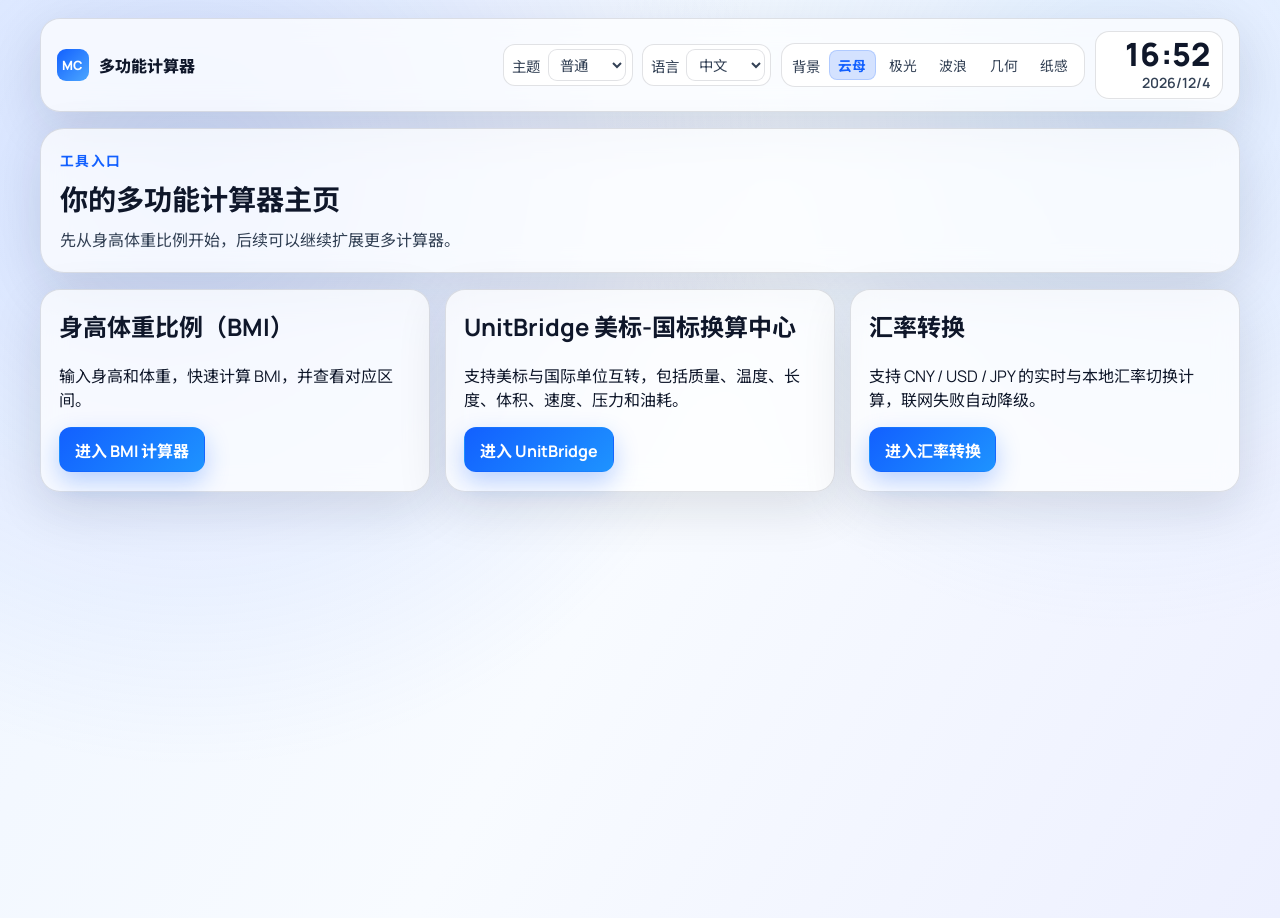
<file: index.html>
﻿<!doctype html>
<html lang="zh-CN">
<head>
  <meta charset="UTF-8">
  <meta name="viewport" content="width=device-width, initial-scale=1.0">
  <title>多功能计算器</title>
  <link rel="preconnect" href="https://fonts.googleapis.com">
  <link rel="preconnect" href="https://fonts.gstatic.com" crossorigin>
  <link href="https://fonts.googleapis.com/css2?family=Manrope:wght@400;500;700;800&family=Noto+Sans+JP:wght@400;500;700;900&family=Noto+Sans+SC:wght@400;500;700;900&display=swap" rel="stylesheet">
  <link rel="stylesheet" href="assets/styles.css">
</head>
<body>
  <div class="bg-layer"></div>
  <div class="app">
    <header class="topbar glass">
      <a class="brand" href="#/home">
        <span class="brand-mark">MC</span>
        <span data-i18n="siteTitle">多功能计算器</span>
      </a>
      <div class="controls">
        <label class="control">
          <span data-i18n="themeLabel">主题</span>
          <select id="theme-select" aria-label="Theme">
            <option value="light" data-i18n="themeLight">普通</option>
            <option value="dark" data-i18n="themeDark">暗黑</option>
          </select>
        </label>
        <label class="control">
          <span data-i18n="langLabel">语言</span>
          <select id="lang-select" aria-label="Language">
            <option value="zh" data-i18n="langZh">中文</option>
            <option value="en" data-i18n="langEn">English</option>
            <option value="ja" data-i18n="langJa">日本語</option>
          </select>
        </label>
        <div class="background-switcher glass-soft">
          <span class="bg-label" data-i18n="bgLabel">背景</span>
          <div class="bg-tabs" role="tablist" aria-label="Background Presets">
            <button type="button" class="bg-tab" data-bg="mica" data-i18n="bgMica">云母</button>
            <button type="button" class="bg-tab" data-bg="aurora" data-i18n="bgAurora">极光</button>
            <button type="button" class="bg-tab" data-bg="waves" data-i18n="bgWaves">波浪</button>
            <button type="button" class="bg-tab" data-bg="geo" data-i18n="bgGeo">几何</button>
            <button type="button" class="bg-tab" data-bg="paper" data-i18n="bgPaper">纸感</button>
          </div>
        </div>
        <div class="clock glass-soft" aria-live="polite">
          <div id="clock-time">00:00</div>
          <div id="clock-date">2026/03/04</div>
        </div>
      </div>
    </header>

    <main class="page" id="app-view" aria-live="polite"></main>
  </div>

  <script src="assets/pages/home.js"></script>
  <script src="assets/pages/bmi.js"></script>
  <script src="assets/pages/unitbridge.js"></script>
  <script src="assets/pages/fx.js"></script>
  <script src="assets/app-shell.js"></script>
</body>
</html>
</file>
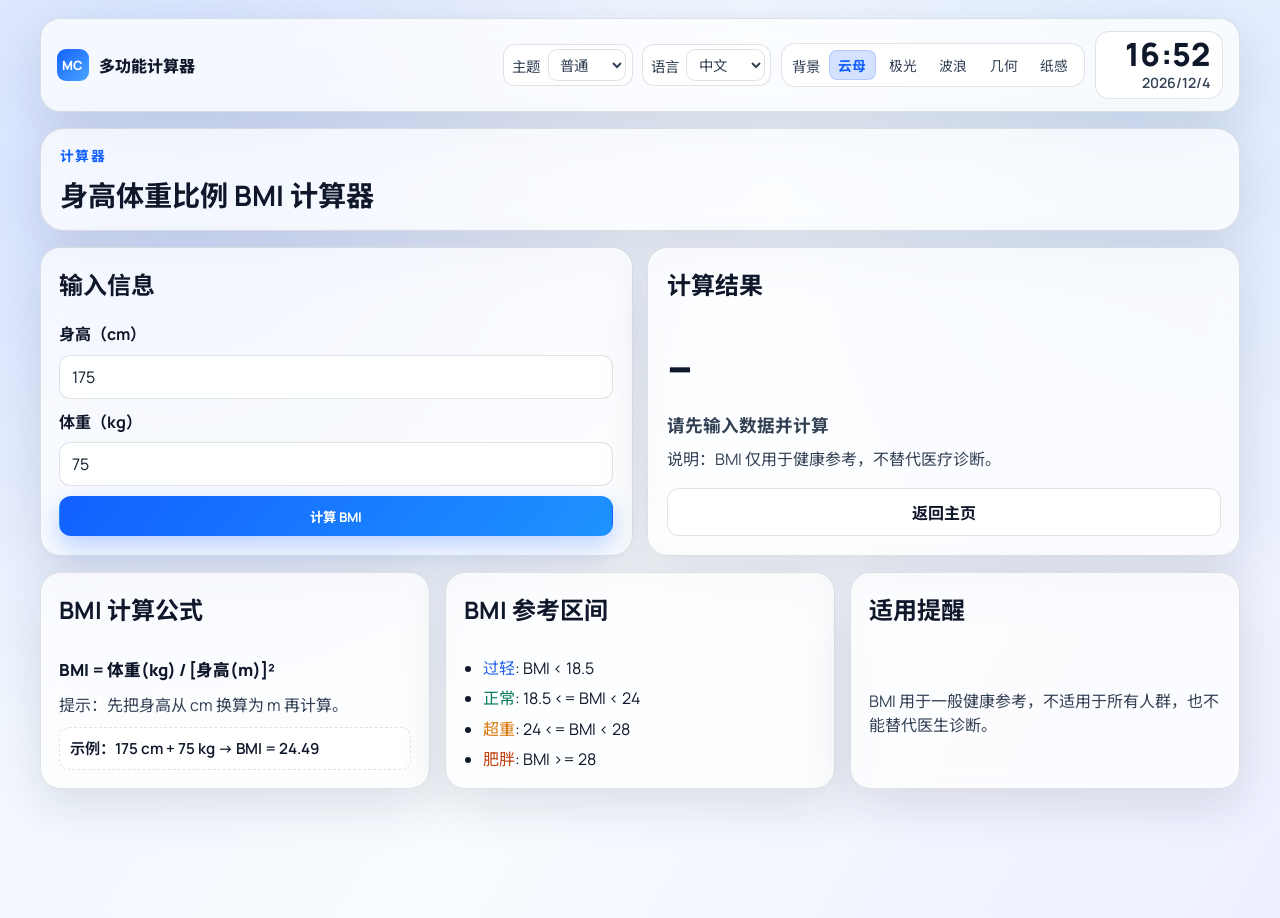
<file: bmi.html>
﻿<!doctype html>
<html lang="zh-CN">
<head>
  <meta charset="UTF-8">
  <meta http-equiv="refresh" content="0; url=index.html#/bmi">
  <meta name="viewport" content="width=device-width, initial-scale=1.0">
  <title>跳转中</title>
</head>
<body>
  <p>Redirecting to BMI...</p>
  <script>location.replace('index.html#/bmi');</script>
</body>
</html>
</file>
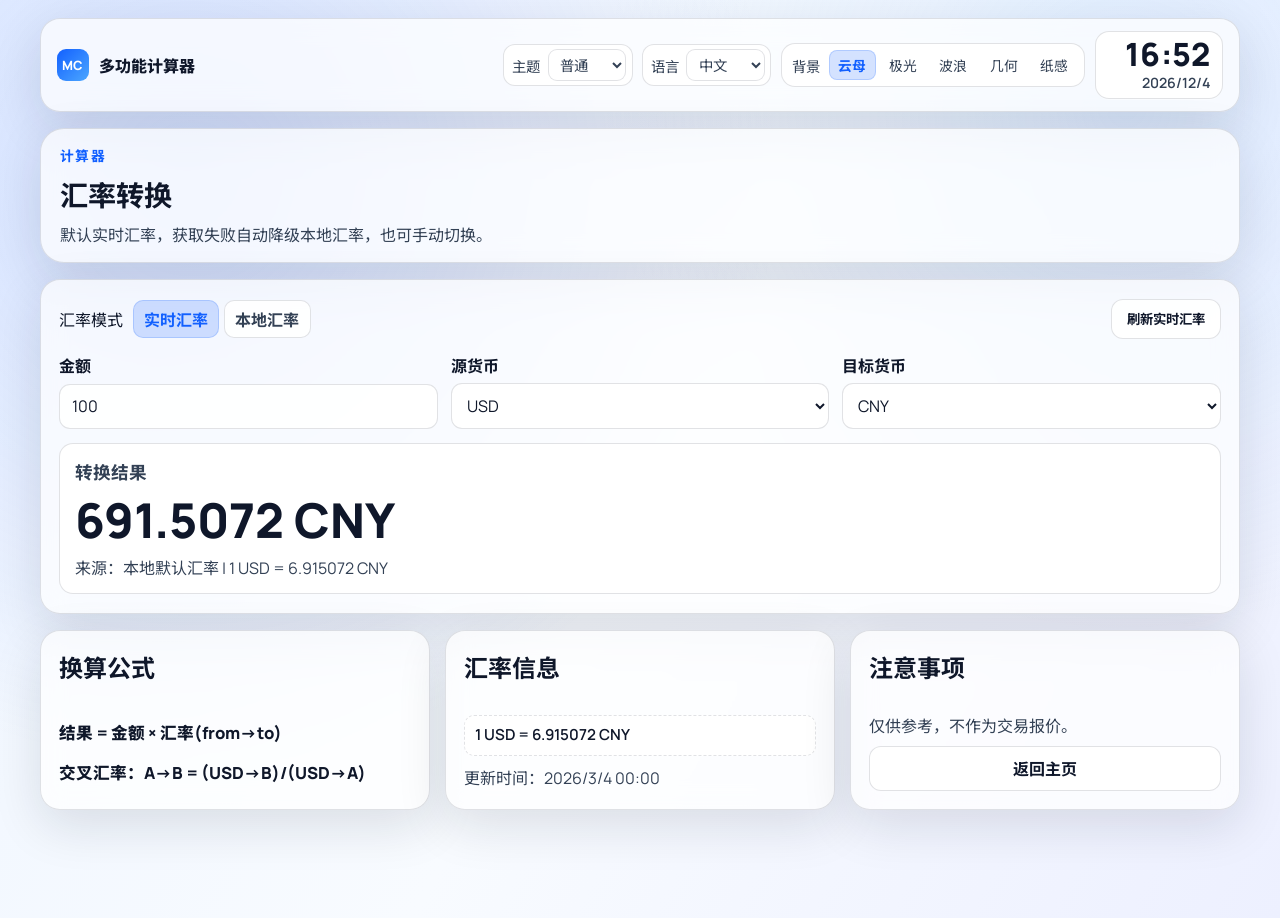
<file: fx.html>
﻿<!doctype html>
<html lang="zh-CN">
<head>
  <meta charset="UTF-8">
  <meta http-equiv="refresh" content="0; url=index.html#/fx">
  <meta name="viewport" content="width=device-width, initial-scale=1.0">
  <title>跳转中</title>
</head>
<body>
  <p>Redirecting to FX...</p>
  <script>location.replace('index.html#/fx');</script>
</body>
</html>
</file>
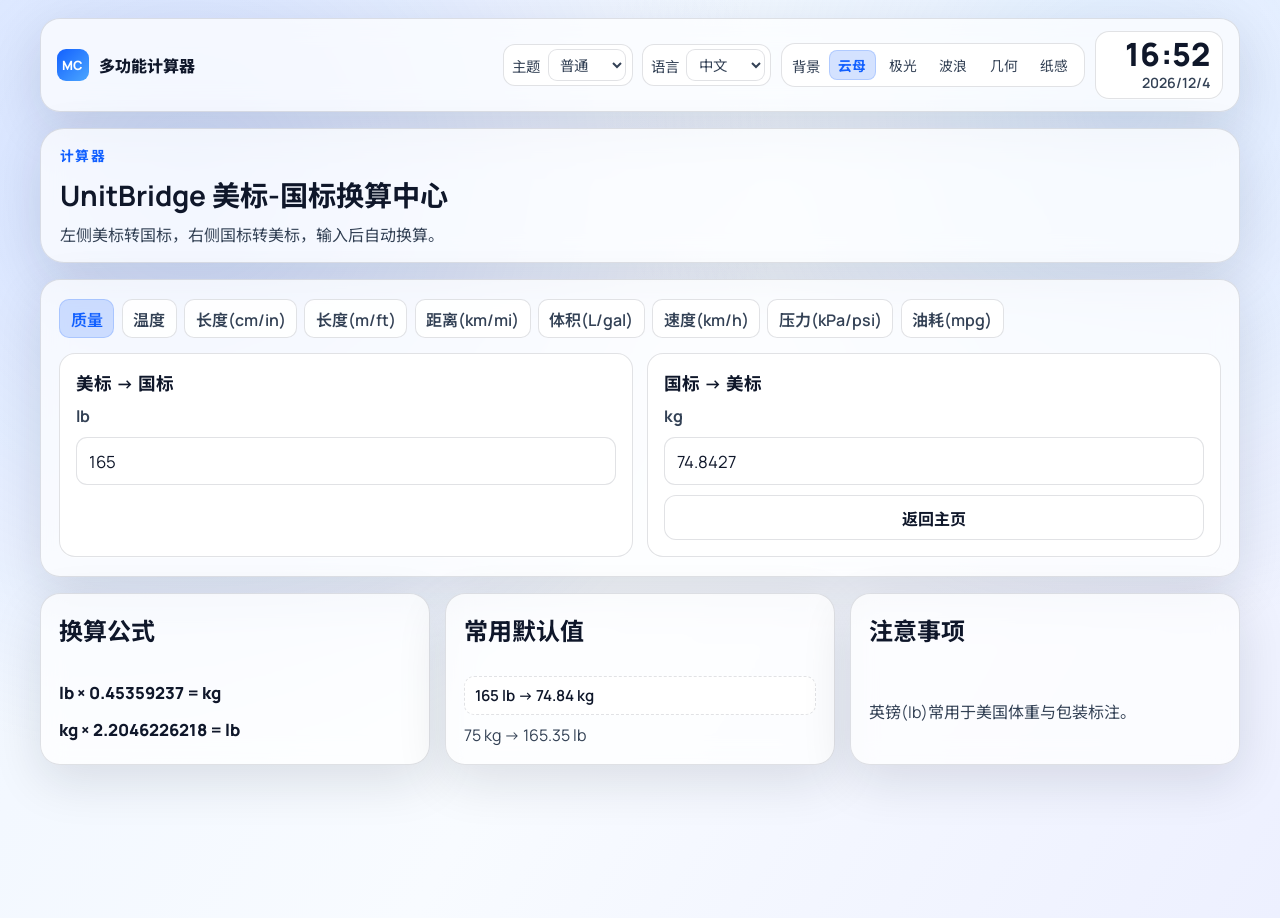
<file: unitbridge.html>
﻿<!doctype html>
<html lang="zh-CN">
<head>
  <meta charset="UTF-8">
  <meta http-equiv="refresh" content="0; url=index.html#/unitbridge">
  <meta name="viewport" content="width=device-width, initial-scale=1.0">
  <title>跳转中</title>
</head>
<body>
  <p>Redirecting to UnitBridge...</p>
  <script>location.replace('index.html#/unitbridge');</script>
</body>
</html>
</file>
<file: assets/styles.css>
:root {
  color-scheme: light;
  --font-ui: "Manrope", "Noto Sans SC", "Noto Sans JP", sans-serif;
  --text-main: #0f172a;
  --text-soft: #334155;
  --surface: rgba(255, 255, 255, 0.72);
  --surface-strong: rgba(255, 255, 255, 0.88);
  --border: rgba(15, 23, 42, 0.12);
  --shadow: 0 16px 50px rgba(15, 23, 42, 0.12);
  --primary: #1260ff;
  --primary-soft: rgba(18, 96, 255, 0.18);
  --ok: #047857;
  --warn: #d97706;
  --danger: #c2410c;
  --bg-transition: 260ms ease;
  --bg-base: linear-gradient(120deg, #eef5ff 0%, #f8fbff 52%, #edf0ff 100%);
  --bg-overlay: radial-gradient(circle at 15% 20%, rgba(120, 156, 255, 0.25), transparent 45%),
    radial-gradient(circle at 88% 12%, rgba(151, 198, 255, 0.25), transparent 38%);
}

html[data-theme="dark"] {
  color-scheme: dark;
  --text-main: #f3f6ff;
  --text-soft: #c6cfdf;
  --surface: rgba(13, 24, 45, 0.62);
  --surface-strong: rgba(10, 20, 36, 0.82);
  --border: rgba(180, 199, 235, 0.2);
  --shadow: 0 18px 55px rgba(0, 0, 0, 0.45);
  --primary: #6aa0ff;
  --primary-soft: rgba(106, 160, 255, 0.22);
}

html[data-bg="mica"] {
  --bg-base: linear-gradient(120deg, #eef5ff 0%, #f8fbff 52%, #edf0ff 100%);
  --bg-overlay: radial-gradient(circle at 15% 20%, rgba(120, 156, 255, 0.25), transparent 45%),
    radial-gradient(circle at 88% 12%, rgba(151, 198, 255, 0.25), transparent 38%);
}

html[data-bg="mica"][data-theme="dark"] {
  --bg-base: linear-gradient(135deg, #060d1a 0%, #091221 45%, #101b34 100%);
  --bg-overlay: radial-gradient(circle at 15% 24%, rgba(80, 140, 255, 0.3), transparent 46%),
    radial-gradient(circle at 80% 20%, rgba(39, 96, 177, 0.35), transparent 40%);
}

html[data-bg="aurora"] {
  --bg-base: linear-gradient(132deg, #f7f3ff 0%, #eefffb 50%, #e9f0ff 100%);
  --bg-overlay: radial-gradient(circle at 12% 18%, rgba(195, 132, 255, 0.22), transparent 45%),
    radial-gradient(circle at 88% 20%, rgba(67, 227, 207, 0.25), transparent 44%),
    radial-gradient(circle at 50% 85%, rgba(84, 132, 255, 0.16), transparent 50%);
}

html[data-bg="aurora"][data-theme="dark"] {
  --bg-base: linear-gradient(140deg, #070a1c 0%, #0c1731 45%, #13203a 100%);
  --bg-overlay: radial-gradient(circle at 10% 16%, rgba(163, 92, 255, 0.32), transparent 45%),
    radial-gradient(circle at 84% 18%, rgba(39, 191, 205, 0.3), transparent 42%),
    radial-gradient(circle at 40% 90%, rgba(58, 97, 211, 0.24), transparent 52%);
}

html[data-bg="waves"] {
  --bg-base: linear-gradient(135deg, #edf6ff 0%, #e8fbff 38%, #f4f3ff 100%);
  --bg-overlay: radial-gradient(130% 45% at 18% 100%, rgba(129, 178, 255, 0.32), transparent 52%),
    radial-gradient(120% 42% at 68% 100%, rgba(89, 219, 211, 0.24), transparent 52%),
    radial-gradient(135% 45% at 100% 100%, rgba(166, 135, 255, 0.22), transparent 58%);
}

html[data-bg="waves"][data-theme="dark"] {
  --bg-base: linear-gradient(135deg, #06101f 0%, #091629 42%, #102344 100%);
  --bg-overlay: radial-gradient(130% 45% at 15% 100%, rgba(84, 142, 255, 0.3), transparent 55%),
    radial-gradient(120% 42% at 70% 100%, rgba(35, 164, 172, 0.28), transparent 55%),
    radial-gradient(135% 45% at 100% 100%, rgba(99, 85, 193, 0.3), transparent 58%);
}

html[data-bg="geo"] {
  --bg-base: linear-gradient(125deg, #f5f9ff 0%, #f4f7fe 100%);
  --bg-overlay:
    linear-gradient(30deg, rgba(65, 114, 199, 0.08) 12%, transparent 12.5%, transparent 87%, rgba(65, 114, 199, 0.08) 87.5%, rgba(65, 114, 199, 0.08)),
    linear-gradient(150deg, rgba(65, 114, 199, 0.08) 12%, transparent 12.5%, transparent 87%, rgba(65, 114, 199, 0.08) 87.5%, rgba(65, 114, 199, 0.08)),
    linear-gradient(90deg, rgba(58, 98, 170, 0.06) 2%, transparent 2.5%, transparent 97%, rgba(58, 98, 170, 0.06) 97.5%, rgba(58, 98, 170, 0.06));
  background-size: 36px 62px, 36px 62px, 28px 48px;
}

html[data-bg="geo"][data-theme="dark"] {
  --bg-base: linear-gradient(130deg, #060f1f 0%, #101f39 100%);
  --bg-overlay:
    linear-gradient(30deg, rgba(124, 167, 255, 0.12) 12%, transparent 12.5%, transparent 87%, rgba(124, 167, 255, 0.12) 87.5%, rgba(124, 167, 255, 0.12)),
    linear-gradient(150deg, rgba(124, 167, 255, 0.12) 12%, transparent 12.5%, transparent 87%, rgba(124, 167, 255, 0.12) 87.5%, rgba(124, 167, 255, 0.12)),
    linear-gradient(90deg, rgba(91, 136, 231, 0.11) 2%, transparent 2.5%, transparent 97%, rgba(91, 136, 231, 0.11) 97.5%, rgba(91, 136, 231, 0.11));
  background-size: 36px 62px, 36px 62px, 28px 48px;
}

html[data-bg="paper"] {
  --bg-base: linear-gradient(120deg, #f5f1eb 0%, #f8f5ef 50%, #f2efe8 100%);
  --bg-overlay: radial-gradient(circle at 15% 16%, rgba(255, 255, 255, 0.45), transparent 42%),
    radial-gradient(circle at 80% 16%, rgba(217, 205, 187, 0.2), transparent 40%);
}

html[data-bg="paper"][data-theme="dark"] {
  --bg-base: linear-gradient(135deg, #10100f 0%, #1b1a17 54%, #191c1d 100%);
  --bg-overlay: radial-gradient(circle at 18% 18%, rgba(100, 96, 87, 0.18), transparent 44%),
    radial-gradient(circle at 86% 14%, rgba(68, 72, 74, 0.18), transparent 42%);
}

* {
  box-sizing: border-box;
}

body {
  margin: 0;
  min-height: 100vh;
  font-family: var(--font-ui);
  color: var(--text-main);
  background: var(--bg-base);
  transition: background var(--bg-transition), color var(--bg-transition);
}

.bg-layer {
  position: fixed;
  inset: 0;
  background: var(--bg-overlay);
  pointer-events: none;
  opacity: 1;
  transition: background var(--bg-transition), opacity var(--bg-transition);
}

.app {
  position: relative;
  z-index: 1;
  width: min(1200px, calc(100% - 2.2rem));
  margin: 1.1rem auto 2rem;
}

.glass {
  background: var(--surface);
  border: 1px solid var(--border);
  box-shadow: var(--shadow);
  backdrop-filter: blur(12px);
}

.glass-soft {
  background: var(--surface-strong);
  border: 1px solid var(--border);
  backdrop-filter: blur(8px);
}

.topbar {
  border-radius: 20px;
  padding: 0.75rem 1rem;
  display: flex;
  justify-content: space-between;
  gap: 1rem;
  align-items: center;
  flex-wrap: wrap;
}

.brand {
  text-decoration: none;
  color: var(--text-main);
  font-weight: 800;
  display: inline-flex;
  gap: 0.6rem;
  align-items: center;
}

.brand-mark {
  width: 2rem;
  height: 2rem;
  display: inline-grid;
  place-items: center;
  border-radius: 9px;
  background: linear-gradient(135deg, var(--primary), #4ca7ff);
  color: #fff;
  font-size: 0.8rem;
  letter-spacing: 0.4px;
}

.controls {
  display: flex;
  align-items: center;
  gap: 0.6rem;
  flex-wrap: wrap;
  justify-content: flex-end;
}

.control {
  display: flex;
  align-items: center;
  gap: 0.45rem;
  padding: 0.25rem 0.35rem 0.25rem 0.5rem;
  border-radius: 12px;
  background: var(--surface-strong);
  border: 1px solid var(--border);
  color: var(--text-soft);
  font-size: 0.9rem;
}

.control select {
  border: 1px solid var(--border);
  border-radius: 9px;
  background: rgba(255, 255, 255, 0.35);
  color: inherit;
  padding: 0.28rem 0.45rem;
  font: inherit;
  min-width: 4.9rem;
}

html[data-theme="dark"] .control select {
  background: rgba(8, 18, 35, 0.75);
}

.background-switcher {
  border-radius: 14px;
  padding: 0.38rem 0.44rem;
  display: flex;
  align-items: center;
  gap: 0.35rem;
}

.bg-label {
  font-size: 0.9rem;
  color: var(--text-soft);
  margin: 0 0.2rem;
}

.bg-tabs {
  display: inline-flex;
  gap: 0.24rem;
  flex-wrap: wrap;
}

.bg-tab {
  border: 1px solid transparent;
  background: transparent;
  color: var(--text-soft);
  border-radius: 8px;
  font: inherit;
  font-size: 0.86rem;
  padding: 0.25rem 0.52rem;
  cursor: pointer;
  transition: background var(--bg-transition), color var(--bg-transition), border-color var(--bg-transition);
}

.bg-tab:hover {
  border-color: var(--border);
}

.bg-tab.active {
  background: var(--primary-soft);
  color: var(--primary);
  border-color: var(--primary-soft);
  font-weight: 700;
}

.clock {
  padding: 0.42rem 0.74rem;
  border-radius: 14px;
  text-align: right;
  min-width: 8rem;
}

#clock-time {
  font-size: 2rem;
  line-height: 1;
  font-weight: 800;
  letter-spacing: 0.5px;
}

#clock-date {
  margin-top: 0.15rem;
  font-size: 0.88rem;
  color: var(--text-soft);
  font-weight: 600;
}

.page {
  margin-top: 1rem;
}

.hero {
  border-radius: 24px;
  padding: 1.3rem 1.2rem;
}

.hero.compact {
  padding: 1rem 1.2rem;
}

.eyebrow {
  margin: 0;
  font-weight: 700;
  color: var(--primary);
  font-size: 0.86rem;
  text-transform: uppercase;
  letter-spacing: 1.2px;
}

h1 {
  margin: 0.45rem 0 0;
  font-size: clamp(1.4rem, 2.2vw, 2rem);
}

.hero-copy {
  margin: 0.55rem 0 0;
  color: var(--text-soft);
}

.cards {
  margin-top: 1rem;
  display: grid;
  grid-template-columns: repeat(auto-fit, minmax(260px, 1fr));
  gap: 0.9rem;
}

.card {
  border-radius: 20px;
  padding: 1.15rem;
}

.card h2 {
  margin-top: 0;
}

.btn-primary,
.btn-secondary {
  text-decoration: none;
  display: inline-flex;
  align-items: center;
  justify-content: center;
  border-radius: 12px;
  border: 1px solid transparent;
  padding: 0.6rem 0.92rem;
  font-weight: 700;
  transition: transform 180ms ease, box-shadow 180ms ease, background 180ms ease;
  cursor: pointer;
  font-family: inherit;
}

.btn-primary {
  color: #fff;
  background: linear-gradient(135deg, var(--primary), #1e93ff);
  box-shadow: 0 10px 24px rgba(18, 96, 255, 0.28);
}

.btn-primary:hover {
  transform: translateY(-1px);
}

.btn-secondary {
  color: var(--text-main);
  background: var(--surface-strong);
  border-color: var(--border);
}

.bmi-grid {
  margin-top: 1rem;
  display: grid;
  grid-template-columns: repeat(2, minmax(240px, 1fr));
  gap: 0.9rem;
}

.unit-converter {
  margin-top: 1rem;
  display: grid;
  gap: 0.9rem;
}

.unit-tabs {
  display: flex;
  flex-wrap: wrap;
  gap: 0.45rem;
}

.unit-tab {
  border: 1px solid var(--border);
  border-radius: 10px;
  background: var(--surface-strong);
  color: var(--text-soft);
  font: inherit;
  font-weight: 600;
  padding: 0.42rem 0.66rem;
  cursor: pointer;
  transition: background var(--bg-transition), color var(--bg-transition), border-color var(--bg-transition);
}

.unit-tab.active {
  background: var(--primary-soft);
  color: var(--primary);
  border-color: var(--primary-soft);
}

.convert-grid {
  display: grid;
  grid-template-columns: repeat(2, minmax(240px, 1fr));
  gap: 0.9rem;
}

.convert-panel {
  border-radius: 16px;
  padding: 1rem;
  display: grid;
  gap: 0.65rem;
  align-content: start;
}

.convert-panel h2 {
  margin: 0;
  font-size: 1.1rem;
}

.panel-unit {
  margin: 0;
  color: var(--text-soft);
  font-weight: 700;
}

.convert-panel input {
  border-radius: 11px;
  border: 1px solid var(--border);
  padding: 0.7rem 0.75rem;
  font: inherit;
  font-size: 1.05rem;
  background: var(--surface-strong);
  color: var(--text-main);
}

.unit-reference {
  margin-top: 1rem;
  display: grid;
  grid-template-columns: repeat(3, minmax(220px, 1fr));
  gap: 0.9rem;
}

.fx-panel {
  margin-top: 1rem;
  display: grid;
  gap: 0.9rem;
}

.fx-header {
  display: flex;
  align-items: center;
  justify-content: space-between;
  gap: 0.8rem;
  flex-wrap: wrap;
}

.fx-mode-group {
  display: flex;
  align-items: center;
  gap: 0.6rem;
  flex-wrap: wrap;
}

.mode-tabs {
  display: inline-flex;
  gap: 0.3rem;
}

.mode-tab {
  border: 1px solid var(--border);
  border-radius: 10px;
  background: var(--surface-strong);
  color: var(--text-soft);
  font: inherit;
  padding: 0.4rem 0.64rem;
  cursor: pointer;
  font-weight: 700;
}

.mode-tab.active {
  background: var(--primary-soft);
  color: var(--primary);
  border-color: var(--primary-soft);
}

.fx-grid {
  display: grid;
  grid-template-columns: repeat(3, minmax(160px, 1fr));
  gap: 0.8rem;
}

.form-row {
  display: grid;
  gap: 0.35rem;
}

.form-row span {
  font-weight: 700;
}

.form-row input,
.form-row select {
  border-radius: 11px;
  border: 1px solid var(--border);
  padding: 0.62rem 0.7rem;
  font: inherit;
  background: var(--surface-strong);
  color: var(--text-main);
}

.fx-result {
  border-radius: 14px;
  padding: 0.9rem;
}

.bmi-reference {
  margin-top: 1rem;
  display: grid;
  grid-template-columns: repeat(3, minmax(220px, 1fr));
  gap: 0.9rem;
}

.form {
  display: grid;
  gap: 0.62rem;
}

.form label {
  font-weight: 700;
}

.form input {
  border-radius: 11px;
  border: 1px solid var(--border);
  padding: 0.62rem 0.7rem;
  font: inherit;
  background: var(--surface-strong);
  color: var(--text-main);
}

.result-card {
  display: grid;
  gap: 0.4rem;
}

.result-number {
  margin: 0.2rem 0;
  font-size: clamp(2rem, 4vw, 3rem);
  font-weight: 800;
}

.result-tag {
  margin: 0;
  font-size: 1.1rem;
  font-weight: 700;
  color: var(--text-soft);
}

.result-note {
  color: var(--text-soft);
  margin: 0 0 0.5rem;
}

.info-card {
  display: grid;
  gap: 0.55rem;
}

.formula-line {
  margin: 0;
  font-size: 1.04rem;
  font-weight: 800;
  color: var(--text-main);
}

.info-copy {
  margin: 0;
  color: var(--text-soft);
}

.example-line {
  margin: 0;
  padding: 0.5rem 0.62rem;
  border-radius: 10px;
  border: 1px dashed var(--border);
  background: var(--surface-strong);
  font-weight: 600;
  font-size: 0.95rem;
}

.range-list {
  margin: 0;
  padding-left: 1.15rem;
  display: grid;
  gap: 0.4rem;
}

.status-under {
  color: #2563eb;
}

.status-normal {
  color: var(--ok);
}

.status-over {
  color: var(--warn);
}

.status-obese {
  color: var(--danger);
}

@media (max-width: 980px) {
  .topbar {
    gap: 0.8rem;
  }

  .controls {
    width: 100%;
    justify-content: flex-start;
  }

  .clock {
    margin-left: auto;
  }
}

@media (max-width: 760px) {
  .app {
    width: min(1200px, calc(100% - 1rem));
    margin-top: 0.6rem;
  }

  .bmi-grid {
    grid-template-columns: 1fr;
  }

  .bmi-reference {
    grid-template-columns: 1fr;
  }

  .convert-grid {
    grid-template-columns: 1fr;
  }

  .unit-reference {
    grid-template-columns: 1fr;
  }

  .fx-grid {
    grid-template-columns: 1fr;
  }

  .topbar {
    border-radius: 16px;
    padding: 0.65rem;
  }

  #clock-time {
    font-size: 1.6rem;
  }
}
</file>
